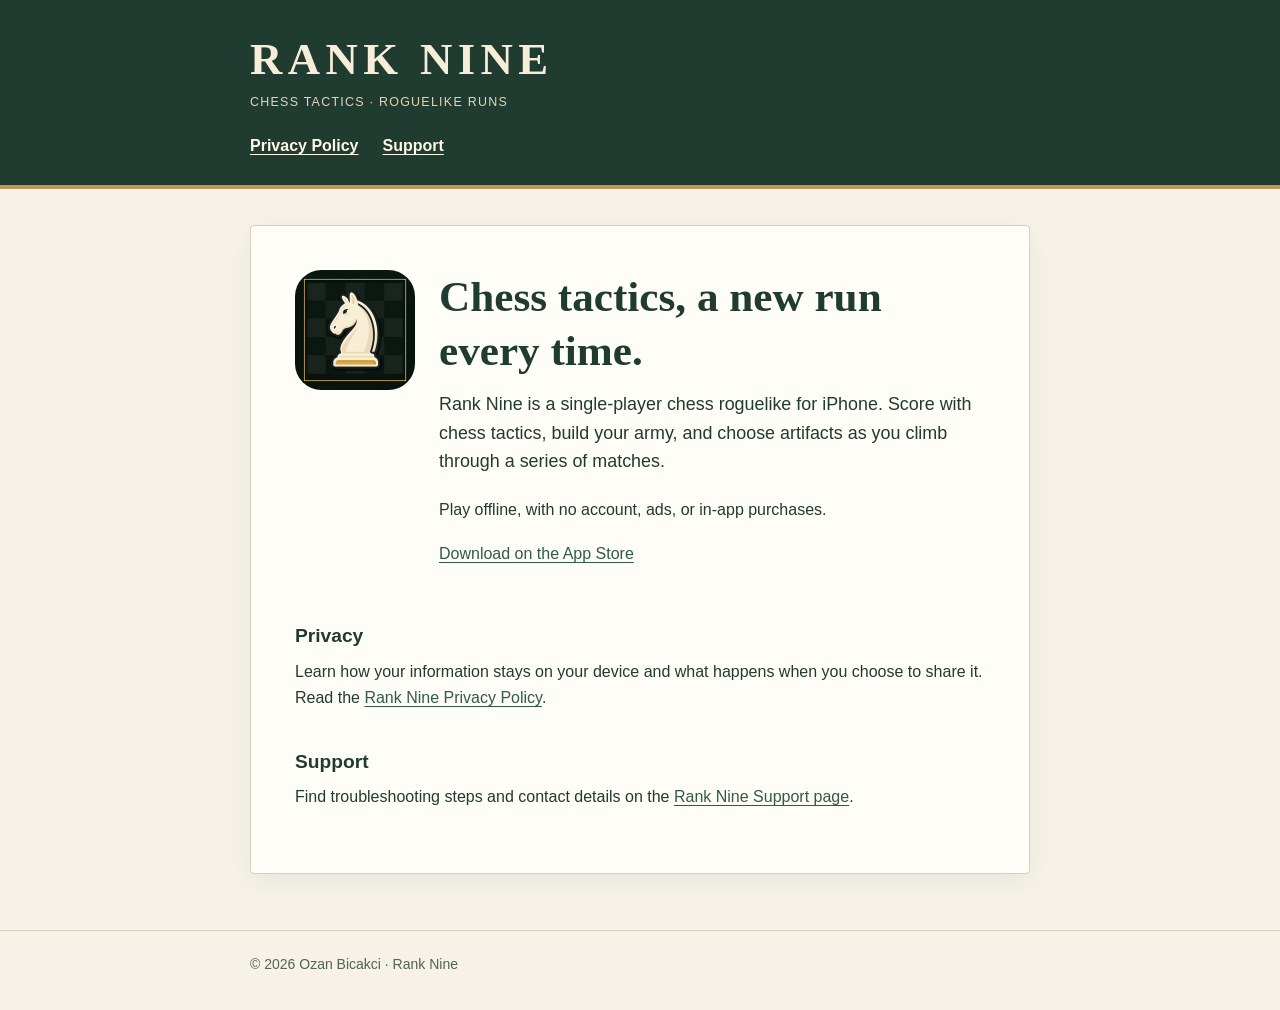
<file: index.html>
<!doctype html>
<html lang="en">
<head>
  <meta charset="utf-8">
  <meta name="viewport" content="width=device-width, initial-scale=1">
  <meta name="description" content="Official privacy and support information for Rank Nine, the chess roguelike for iPhone.">
  <meta name="theme-color" content="#203b30">
  <link rel="canonical" href="https://saladzar7.github.io/tabiya/">
  <title>Rank Nine — Chess Roguelike</title>
  <link rel="stylesheet" href="assets/styles.css">
</head>
<body>
  <header>
    <div class="shell">
      <p class="brand">RANK NINE</p>
      <p class="eyebrow">Chess tactics · Roguelike runs</p>
      <nav aria-label="Main navigation">
        <a href="privacy/">Privacy Policy</a>
        <a href="support/">Support</a>
      </nav>
    </div>
  </header>
  <main class="shell">
    <article class="panel">
      <div class="hero">
        <img class="app-icon" src="assets/rank-nine-icon.png" width="120" height="120" alt="">
        <div>
          <h1>Chess tactics, a new run every time.</h1>
          <p class="lede">Rank Nine is a single-player chess roguelike for iPhone. Score with chess tactics, build your army, and choose artifacts as you climb through a series of matches.</p>
          <p>Play offline, with no account, ads, or in-app purchases.</p>
          <p><a href="https://apps.apple.com/app/id6759072295">Download on the App Store</a></p>
        </div>
      </div>
      <h2>Privacy</h2>
      <p>Learn how your information stays on your device and what happens when you choose to share it. Read the <a href="privacy/">Rank Nine Privacy Policy</a>.</p>
      <h2>Support</h2>
      <p>Find troubleshooting steps and contact details on the <a href="support/">Rank Nine Support page</a>.</p>
    </article>
  </main>
  <footer>
    <div class="shell">© 2026 Ozan Bicakci · Rank Nine</div>
  </footer>
</body>
</html>
</file>
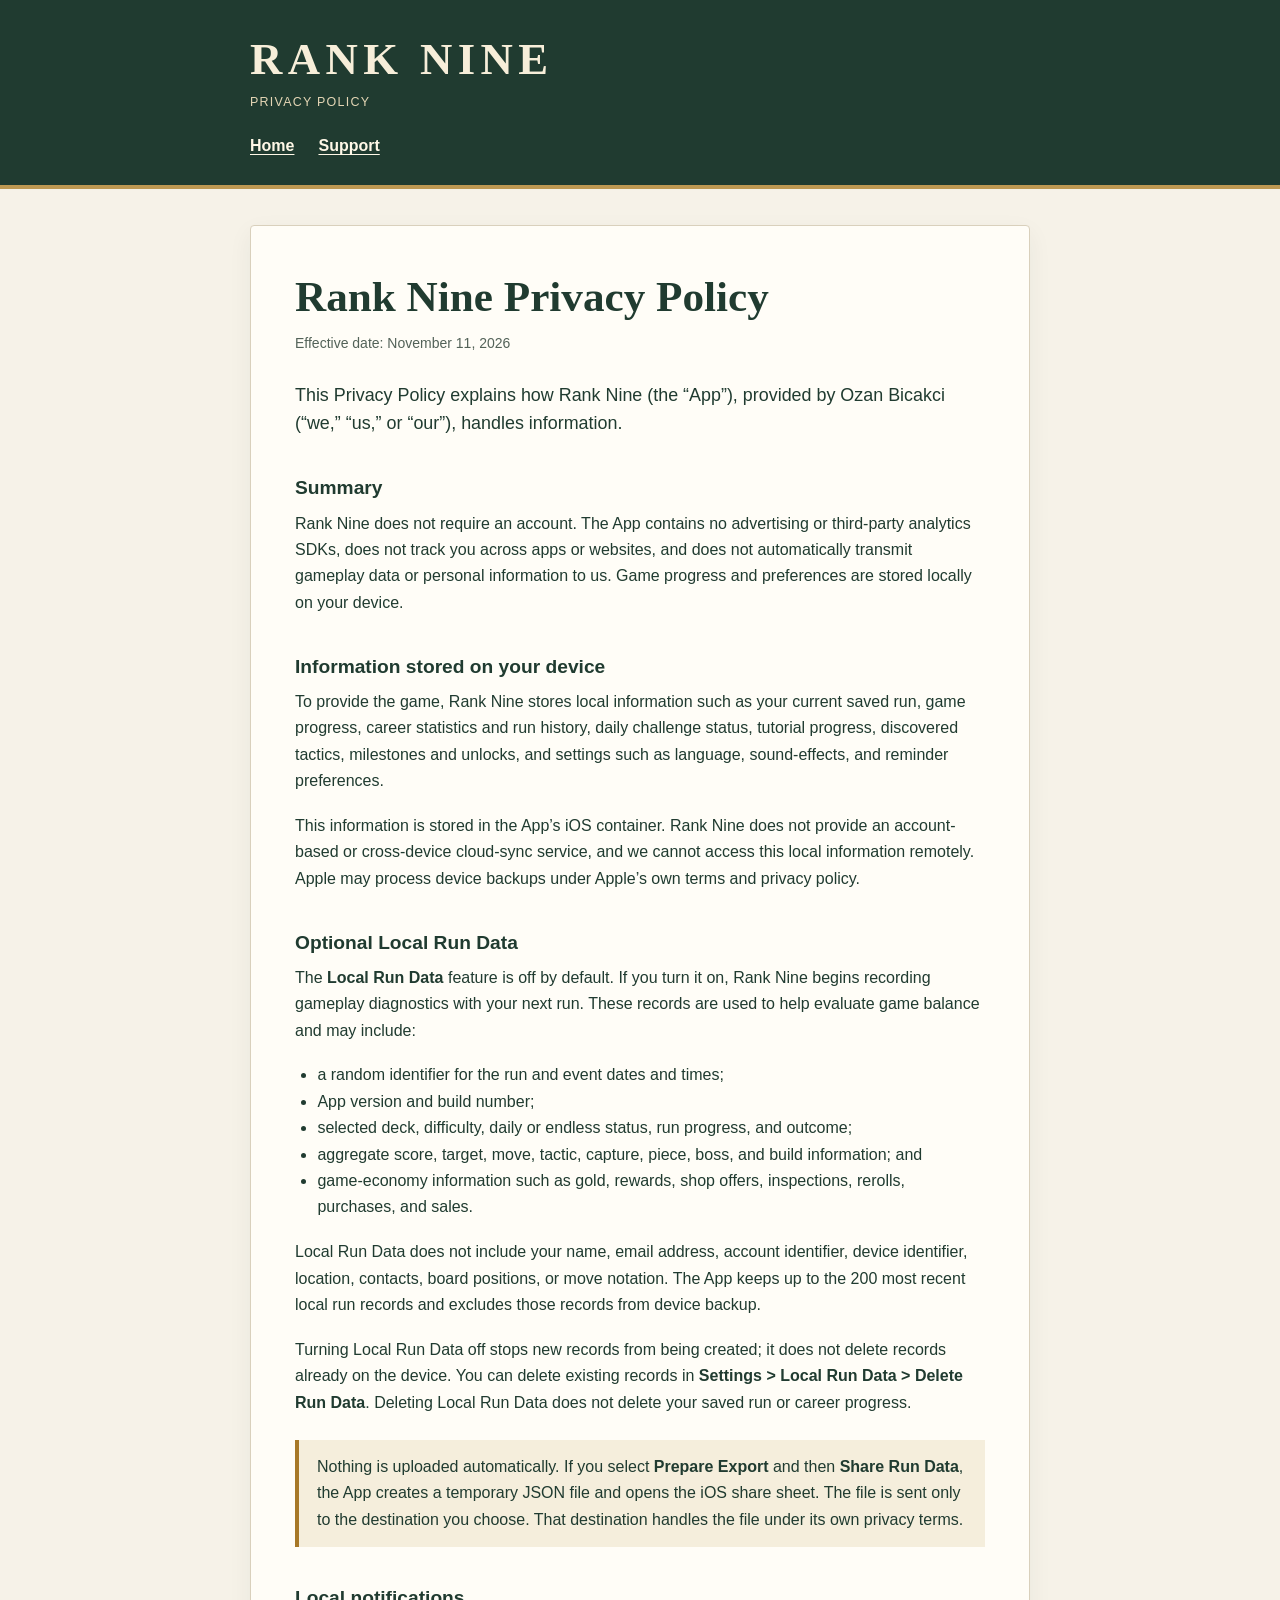
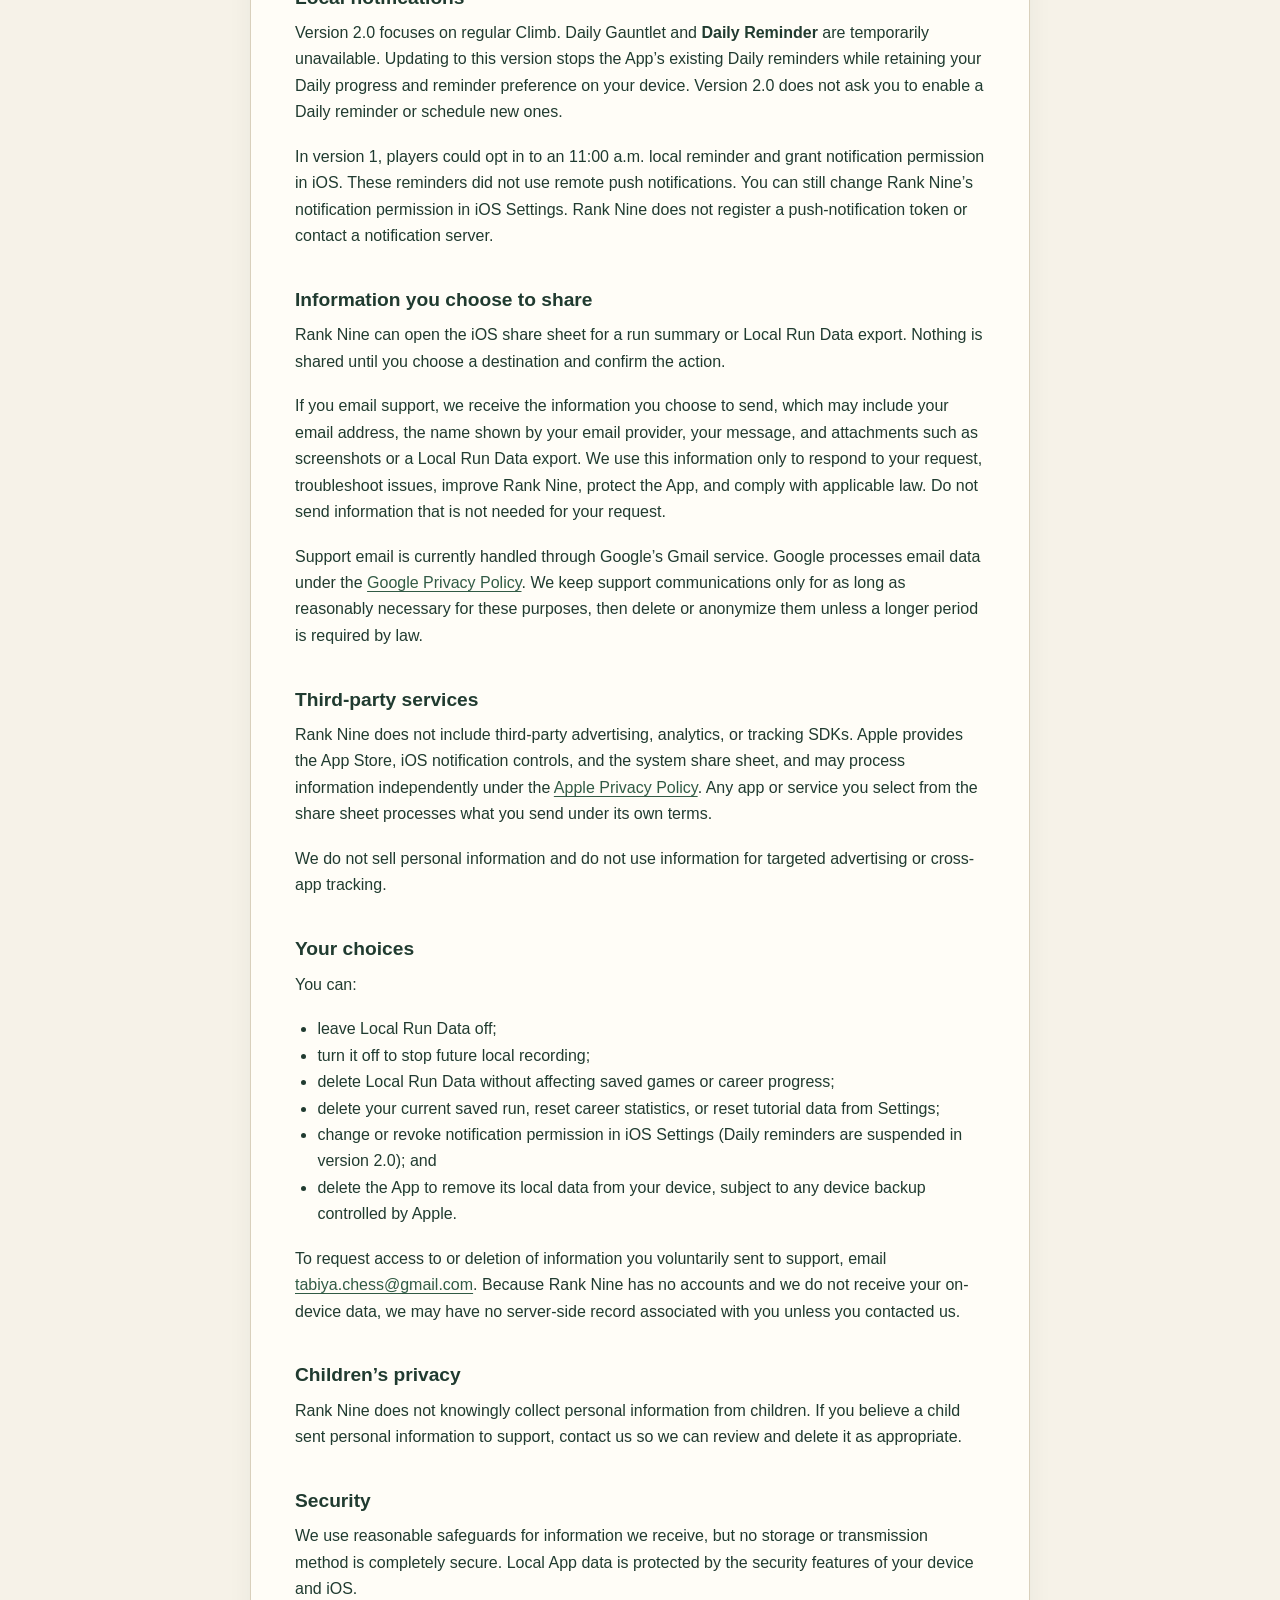
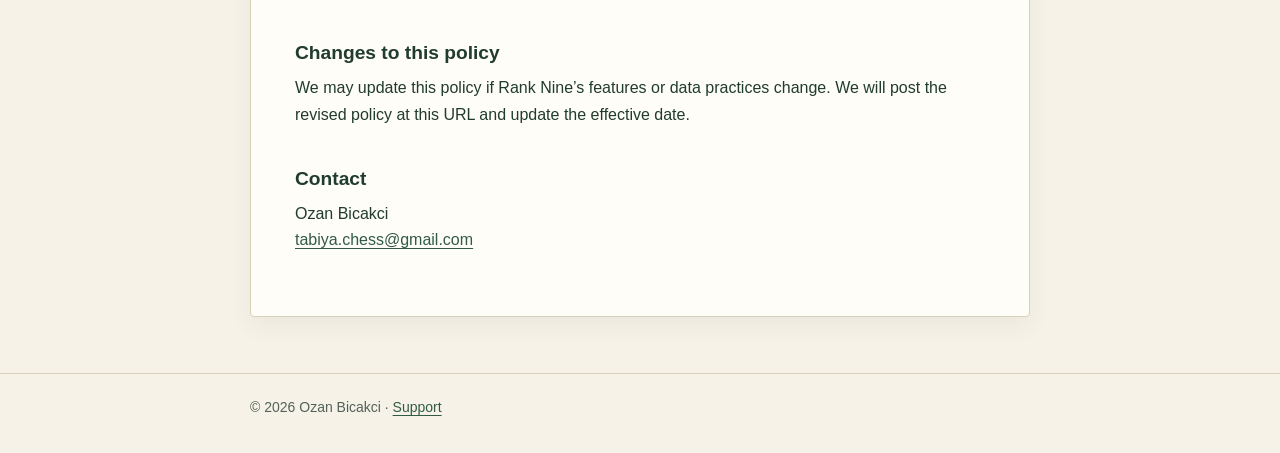
<file: privacy/index.html>
<!doctype html>
<html lang="en">
<head>
  <meta charset="utf-8">
  <meta name="viewport" content="width=device-width, initial-scale=1">
  <meta name="description" content="Privacy Policy for Rank Nine, the chess roguelike for iPhone.">
  <meta name="theme-color" content="#203b30">
  <link rel="canonical" href="https://saladzar7.github.io/tabiya/privacy/">
  <title>Privacy Policy — Rank Nine</title>
  <link rel="stylesheet" href="../assets/styles.css">
</head>
<body>
  <header>
    <div class="shell">
      <p class="brand">RANK NINE</p>
      <p class="eyebrow">Privacy Policy</p>
      <nav aria-label="Main navigation">
        <a href="../">Home</a>
        <a href="../support/">Support</a>
      </nav>
    </div>
  </header>
  <main class="shell">
    <article class="panel">
      <h1>Rank Nine Privacy Policy</h1>
      <p class="meta">Effective date: November 11, 2026</p>
      <p class="lede">This Privacy Policy explains how Rank Nine (the “App”), provided by Ozan Bicakci (“we,” “us,” or “our”), handles information.</p>

      <h2>Summary</h2>
      <p>Rank Nine does not require an account. The App contains no advertising or third-party analytics SDKs, does not track you across apps or websites, and does not automatically transmit gameplay data or personal information to us. Game progress and preferences are stored locally on your device.</p>

      <h2>Information stored on your device</h2>
      <p>To provide the game, Rank Nine stores local information such as your current saved run, game progress, career statistics and run history, daily challenge status, tutorial progress, discovered tactics, milestones and unlocks, and settings such as language, sound-effects, and reminder preferences.</p>
      <p>This information is stored in the App’s iOS container. Rank Nine does not provide an account-based or cross-device cloud-sync service, and we cannot access this local information remotely. Apple may process device backups under Apple’s own terms and privacy policy.</p>

      <h2>Optional Local Run Data</h2>
      <p>The <strong>Local Run Data</strong> feature is off by default. If you turn it on, Rank Nine begins recording gameplay diagnostics with your next run. These records are used to help evaluate game balance and may include:</p>
      <ul>
        <li>a random identifier for the run and event dates and times;</li>
        <li>App version and build number;</li>
        <li>selected deck, difficulty, daily or endless status, run progress, and outcome;</li>
        <li>aggregate score, target, move, tactic, capture, piece, boss, and build information; and</li>
        <li>game-economy information such as gold, rewards, shop offers, inspections, rerolls, purchases, and sales.</li>
      </ul>
      <p>Local Run Data does not include your name, email address, account identifier, device identifier, location, contacts, board positions, or move notation. The App keeps up to the 200 most recent local run records and excludes those records from device backup.</p>
      <p>Turning Local Run Data off stops new records from being created; it does not delete records already on the device. You can delete existing records in <strong>Settings &gt; Local Run Data &gt; Delete Run Data</strong>. Deleting Local Run Data does not delete your saved run or career progress.</p>
      <p class="callout">Nothing is uploaded automatically. If you select <strong>Prepare Export</strong> and then <strong>Share Run Data</strong>, the App creates a temporary JSON file and opens the iOS share sheet. The file is sent only to the destination you choose. That destination handles the file under its own privacy terms.</p>

      <h2>Local notifications</h2>
      <p>Version 2.0 focuses on regular Climb. Daily Gauntlet and <strong>Daily Reminder</strong> are temporarily unavailable. Updating to this version stops the App’s existing Daily reminders while retaining your Daily progress and reminder preference on your device. Version 2.0 does not ask you to enable a Daily reminder or schedule new ones.</p>
      <p>In version 1, players could opt in to an 11:00 a.m. local reminder and grant notification permission in iOS. These reminders did not use remote push notifications. You can still change Rank Nine’s notification permission in iOS Settings. Rank Nine does not register a push-notification token or contact a notification server.</p>

      <h2>Information you choose to share</h2>
      <p>Rank Nine can open the iOS share sheet for a run summary or Local Run Data export. Nothing is shared until you choose a destination and confirm the action.</p>
      <p>If you email support, we receive the information you choose to send, which may include your email address, the name shown by your email provider, your message, and attachments such as screenshots or a Local Run Data export. We use this information only to respond to your request, troubleshoot issues, improve Rank Nine, protect the App, and comply with applicable law. Do not send information that is not needed for your request.</p>
      <p>Support email is currently handled through Google’s Gmail service. Google processes email data under the <a href="https://policies.google.com/privacy">Google Privacy Policy</a>. We keep support communications only for as long as reasonably necessary for these purposes, then delete or anonymize them unless a longer period is required by law.</p>

      <h2>Third-party services</h2>
      <p>Rank Nine does not include third-party advertising, analytics, or tracking SDKs. Apple provides the App Store, iOS notification controls, and the system share sheet, and may process information independently under the <a href="https://www.apple.com/legal/privacy/">Apple Privacy Policy</a>. Any app or service you select from the share sheet processes what you send under its own terms.</p>
      <p>We do not sell personal information and do not use information for targeted advertising or cross-app tracking.</p>

      <h2>Your choices</h2>
      <p>You can:</p>
      <ul>
        <li>leave Local Run Data off;</li>
        <li>turn it off to stop future local recording;</li>
        <li>delete Local Run Data without affecting saved games or career progress;</li>
        <li>delete your current saved run, reset career statistics, or reset tutorial data from Settings;</li>
        <li>change or revoke notification permission in iOS Settings (Daily reminders are suspended in version 2.0); and</li>
        <li>delete the App to remove its local data from your device, subject to any device backup controlled by Apple.</li>
      </ul>
      <p>To request access to or deletion of information you voluntarily sent to support, email <a href="mailto:tabiya.chess@gmail.com">tabiya.chess@gmail.com</a>. Because Rank Nine has no accounts and we do not receive your on-device data, we may have no server-side record associated with you unless you contacted us.</p>

      <h2>Children’s privacy</h2>
      <p>Rank Nine does not knowingly collect personal information from children. If you believe a child sent personal information to support, contact us so we can review and delete it as appropriate.</p>

      <h2>Security</h2>
      <p>We use reasonable safeguards for information we receive, but no storage or transmission method is completely secure. Local App data is protected by the security features of your device and iOS.</p>

      <h2>Changes to this policy</h2>
      <p>We may update this policy if Rank Nine’s features or data practices change. We will post the revised policy at this URL and update the effective date.</p>

      <h2>Contact</h2>
      <p>Ozan Bicakci<br><a href="mailto:tabiya.chess@gmail.com">tabiya.chess@gmail.com</a></p>
    </article>
  </main>
  <footer>
    <div class="shell">© 2026 Ozan Bicakci · <a href="../support/">Support</a></div>
  </footer>
</body>
</html>
</file>
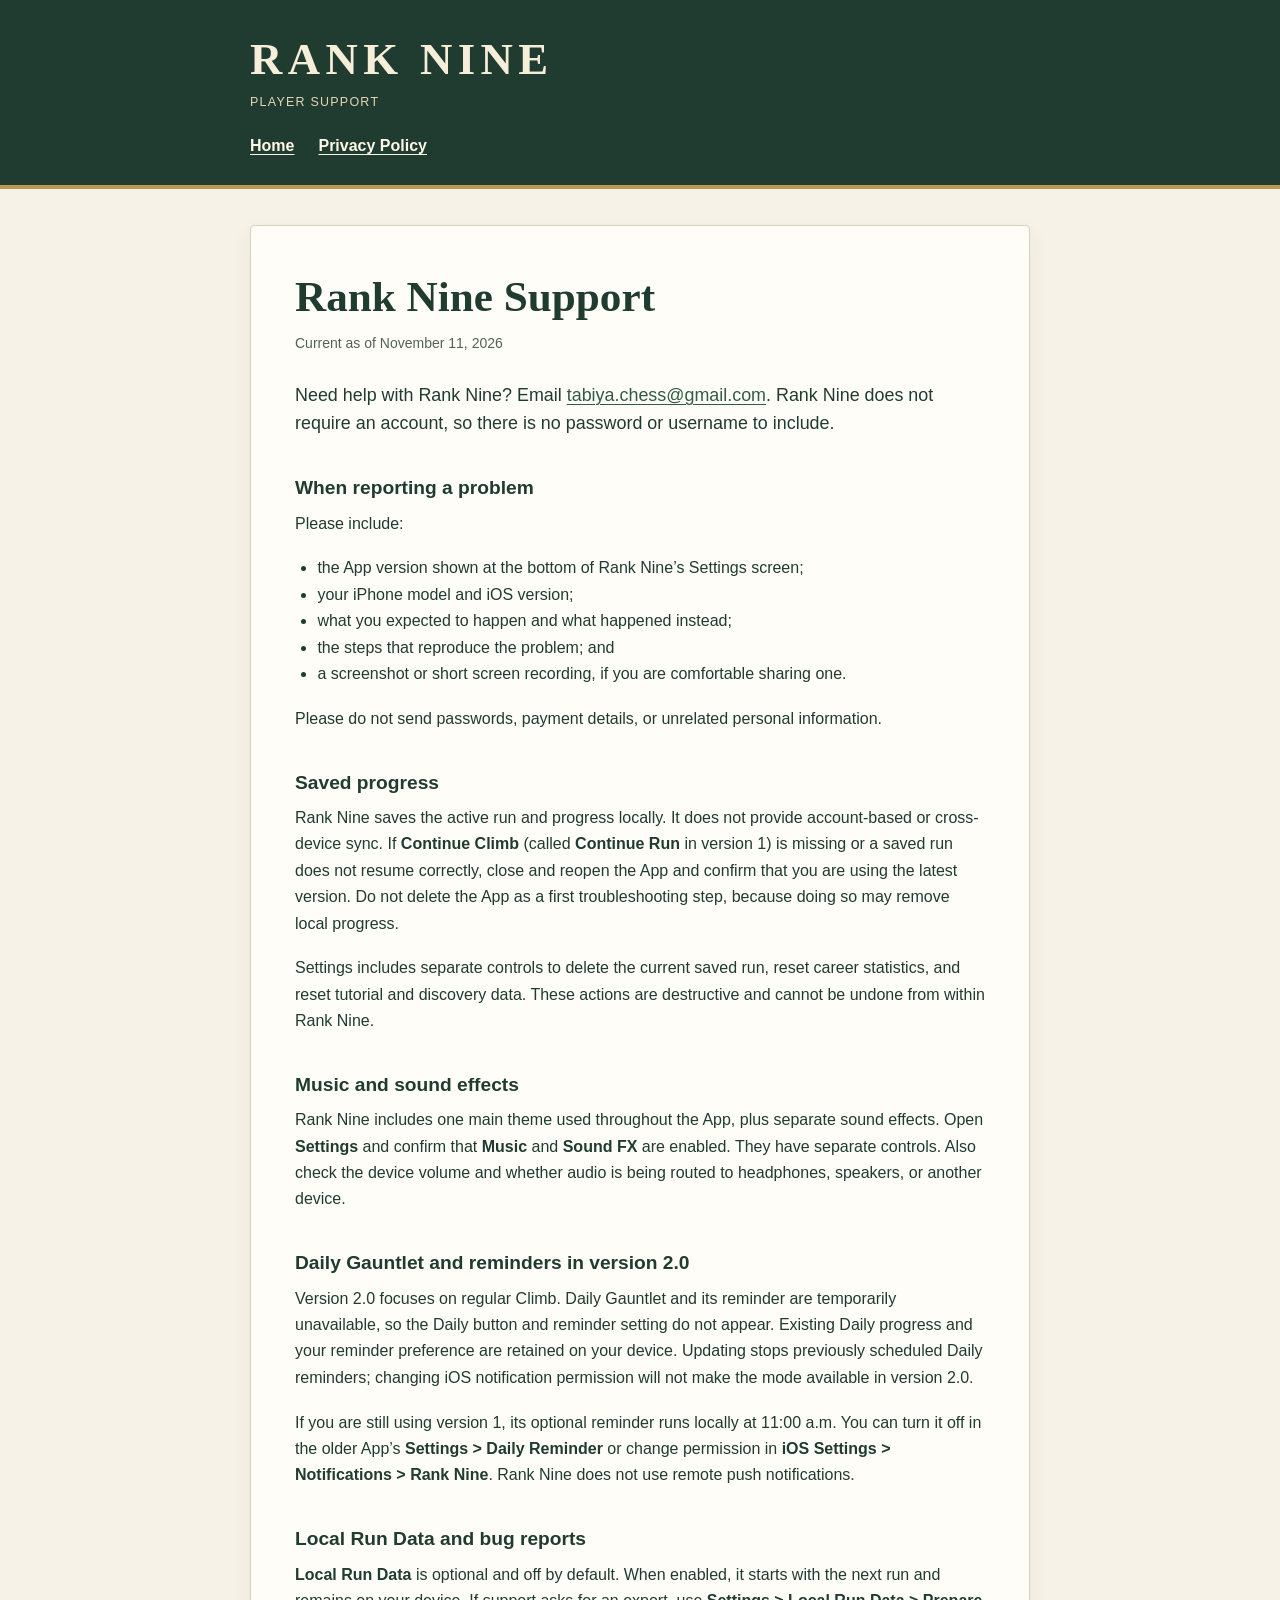
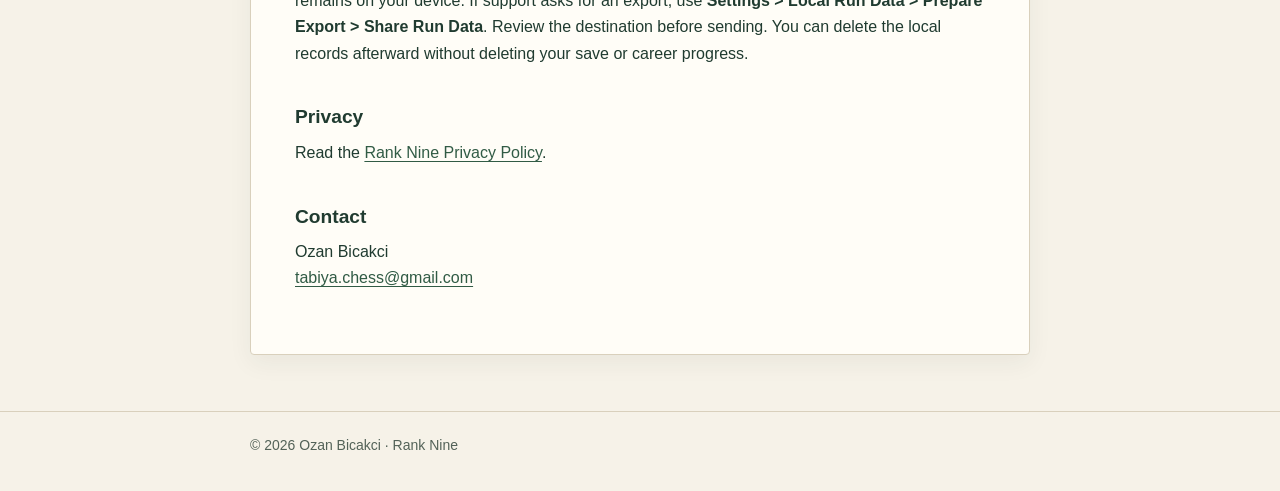
<file: support/index.html>
<!doctype html>
<html lang="en">
<head>
  <meta charset="utf-8">
  <meta name="viewport" content="width=device-width, initial-scale=1">
  <meta name="description" content="Official support and troubleshooting for Rank Nine on iPhone.">
  <meta name="theme-color" content="#203b30">
  <link rel="canonical" href="https://saladzar7.github.io/tabiya/support/">
  <title>Support — Rank Nine</title>
  <link rel="stylesheet" href="../assets/styles.css">
</head>
<body>
  <header>
    <div class="shell">
      <p class="brand">RANK NINE</p>
      <p class="eyebrow">Player Support</p>
      <nav aria-label="Main navigation">
        <a href="../">Home</a>
        <a href="../privacy/">Privacy Policy</a>
      </nav>
    </div>
  </header>
  <main class="shell">
    <article class="panel">
      <h1>Rank Nine Support</h1>
      <p class="meta">Current as of November 11, 2026</p>
      <p class="lede">Need help with Rank Nine? Email <a href="mailto:tabiya.chess@gmail.com">tabiya.chess@gmail.com</a>. Rank Nine does not require an account, so there is no password or username to include.</p>

      <h2>When reporting a problem</h2>
      <p>Please include:</p>
      <ul>
        <li>the App version shown at the bottom of Rank Nine’s Settings screen;</li>
        <li>your iPhone model and iOS version;</li>
        <li>what you expected to happen and what happened instead;</li>
        <li>the steps that reproduce the problem; and</li>
        <li>a screenshot or short screen recording, if you are comfortable sharing one.</li>
      </ul>
      <p>Please do not send passwords, payment details, or unrelated personal information.</p>

      <h2>Saved progress</h2>
      <p>Rank Nine saves the active run and progress locally. It does not provide account-based or cross-device sync. If <strong>Continue Climb</strong> (called <strong>Continue Run</strong> in version 1) is missing or a saved run does not resume correctly, close and reopen the App and confirm that you are using the latest version. Do not delete the App as a first troubleshooting step, because doing so may remove local progress.</p>
      <p>Settings includes separate controls to delete the current saved run, reset career statistics, and reset tutorial and discovery data. These actions are destructive and cannot be undone from within Rank Nine.</p>

      <h2>Music and sound effects</h2>
      <p>Rank Nine includes one main theme used throughout the App, plus separate sound effects. Open <strong>Settings</strong> and confirm that <strong>Music</strong> and <strong>Sound FX</strong> are enabled. They have separate controls. Also check the device volume and whether audio is being routed to headphones, speakers, or another device.</p>

      <h2>Daily Gauntlet and reminders in version 2.0</h2>
      <p>Version 2.0 focuses on regular Climb. Daily Gauntlet and its reminder are temporarily unavailable, so the Daily button and reminder setting do not appear. Existing Daily progress and your reminder preference are retained on your device. Updating stops previously scheduled Daily reminders; changing iOS notification permission will not make the mode available in version 2.0.</p>
      <p>If you are still using version 1, its optional reminder runs locally at 11:00 a.m. You can turn it off in the older App’s <strong>Settings &gt; Daily Reminder</strong> or change permission in <strong>iOS Settings &gt; Notifications &gt; Rank Nine</strong>. Rank Nine does not use remote push notifications.</p>

      <h2>Local Run Data and bug reports</h2>
      <p><strong>Local Run Data</strong> is optional and off by default. When enabled, it starts with the next run and remains on your device. If support asks for an export, use <strong>Settings &gt; Local Run Data &gt; Prepare Export &gt; Share Run Data</strong>. Review the destination before sending. You can delete the local records afterward without deleting your save or career progress.</p>

      <h2>Privacy</h2>
      <p>Read the <a href="../privacy/">Rank Nine Privacy Policy</a>.</p>

      <h2>Contact</h2>
      <p>Ozan Bicakci<br><a href="mailto:tabiya.chess@gmail.com">tabiya.chess@gmail.com</a></p>
    </article>
  </main>
  <footer>
    <div class="shell">© 2026 Ozan Bicakci · Rank Nine</div>
  </footer>
</body>
</html>
</file>
<file: assets/styles.css>
:root {
  color-scheme: light;
  --ink: #203b30;
  --muted: #536258;
  --paper: #f6f2e8;
  --panel: #fffdf7;
  --gold: #a77827;
  --border: #d9d0bc;
}
* { box-sizing: border-box; }
html { background: var(--paper); }
body {
  margin: 0;
  color: var(--ink);
  background: var(--paper);
  font-family: -apple-system, BlinkMacSystemFont, "Segoe UI", sans-serif;
  font-size: 16px;
  line-height: 1.65;
}
a { color: #315b45; text-decoration-thickness: 1px; text-underline-offset: 3px; }
a:hover { color: #79541a; }
a:focus-visible { outline: 3px solid #ad7922; outline-offset: 4px; }
.shell { width: min(780px, calc(100% - 36px)); margin: 0 auto; }
header { padding: 35px 0 26px; color: #fbf8ef; background: #203b30; border-bottom: 4px solid #bd9852; }
.brand { margin: 0; color: #f7eed9; font-family: Georgia, serif; font-size: clamp(1.8rem, 7vw, 2.8rem); font-weight: 700; letter-spacing: .12em; line-height: 1.1; }
.eyebrow { margin: 8px 0 0; color: #e4d6b5; font-size: .78rem; letter-spacing: .1em; text-transform: uppercase; }
nav { display: flex; flex-wrap: wrap; gap: 12px 24px; margin-top: 20px; }
nav a { color: #fff8e7; font-weight: 600; }
nav a:hover { color: #f3d69a; }
main { padding: 36px 0 56px; }
.panel { padding: clamp(24px, 5vw, 44px); background: var(--panel); border: 1px solid var(--border); border-radius: 4px; box-shadow: 0 8px 24px rgba(32, 59, 48, .06); }
.hero { display: flex; align-items: flex-start; gap: 24px; }
.app-icon { width: 120px; height: 120px; flex: none; border-radius: 22%; }
h1, h2, h3 { line-height: 1.25; }
h1 { margin: 0 0 8px; font-family: Georgia, serif; font-size: clamp(2rem, 6vw, 2.7rem); }
h2 { margin: 2em 0 .45em; font-size: 1.2rem; }
h3 { margin: 1.7em 0 .35em; font-size: 1rem; }
p, ul { margin: .65em 0 1.15em; }
ul { padding-left: 1.4em; }
.lede { font-size: 1.12rem; line-height: 1.6; }
.meta { margin: 0 0 1.8em; color: var(--muted); font-size: .875rem; }
.callout { margin: 1.5em 0; padding: 14px 18px; background: #f5eedc; border-left: 4px solid var(--gold); }
footer { padding: 22px 0 34px; color: var(--muted); border-top: 1px solid var(--border); font-size: .875rem; }
@media (max-width: 520px) { .hero { flex-direction: column; gap: 18px; } .app-icon { width: 88px; height: 88px; } header { padding-top: 26px; } main { padding-top: 24px; } }
</file>
